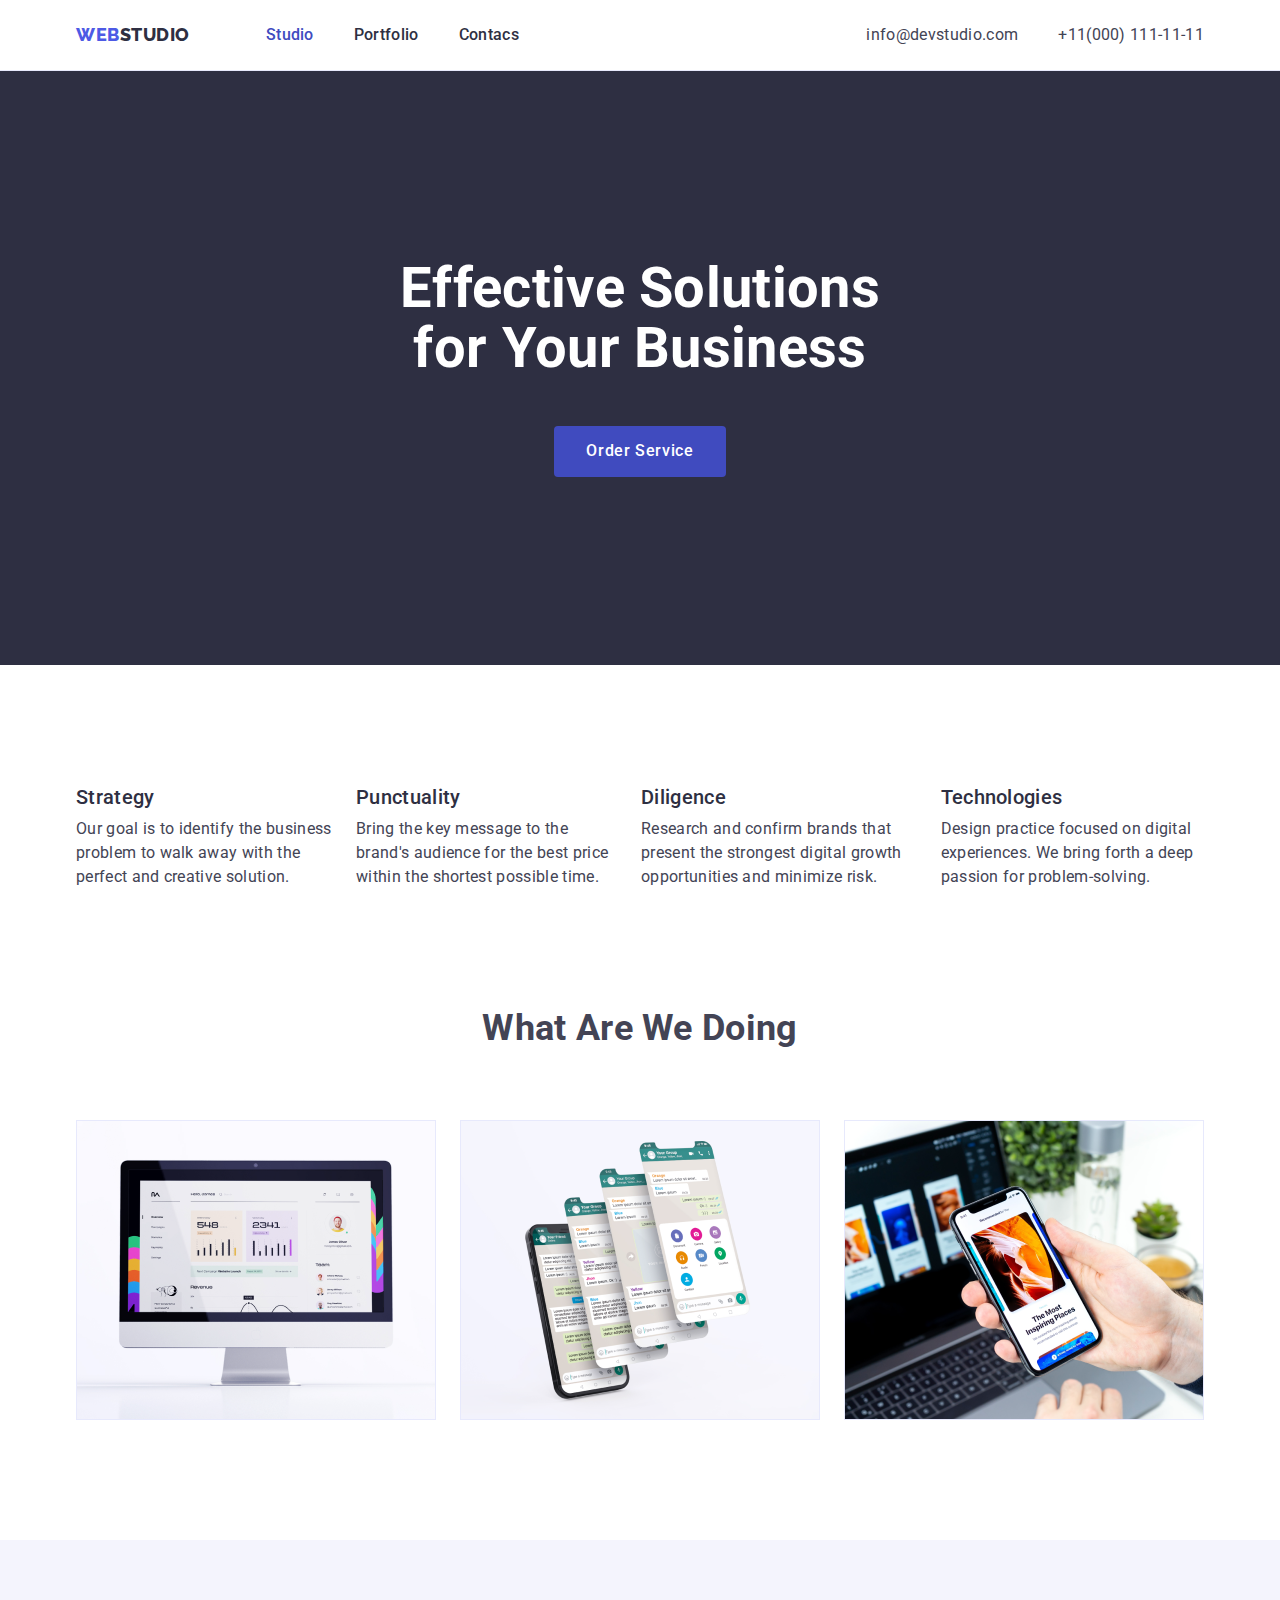
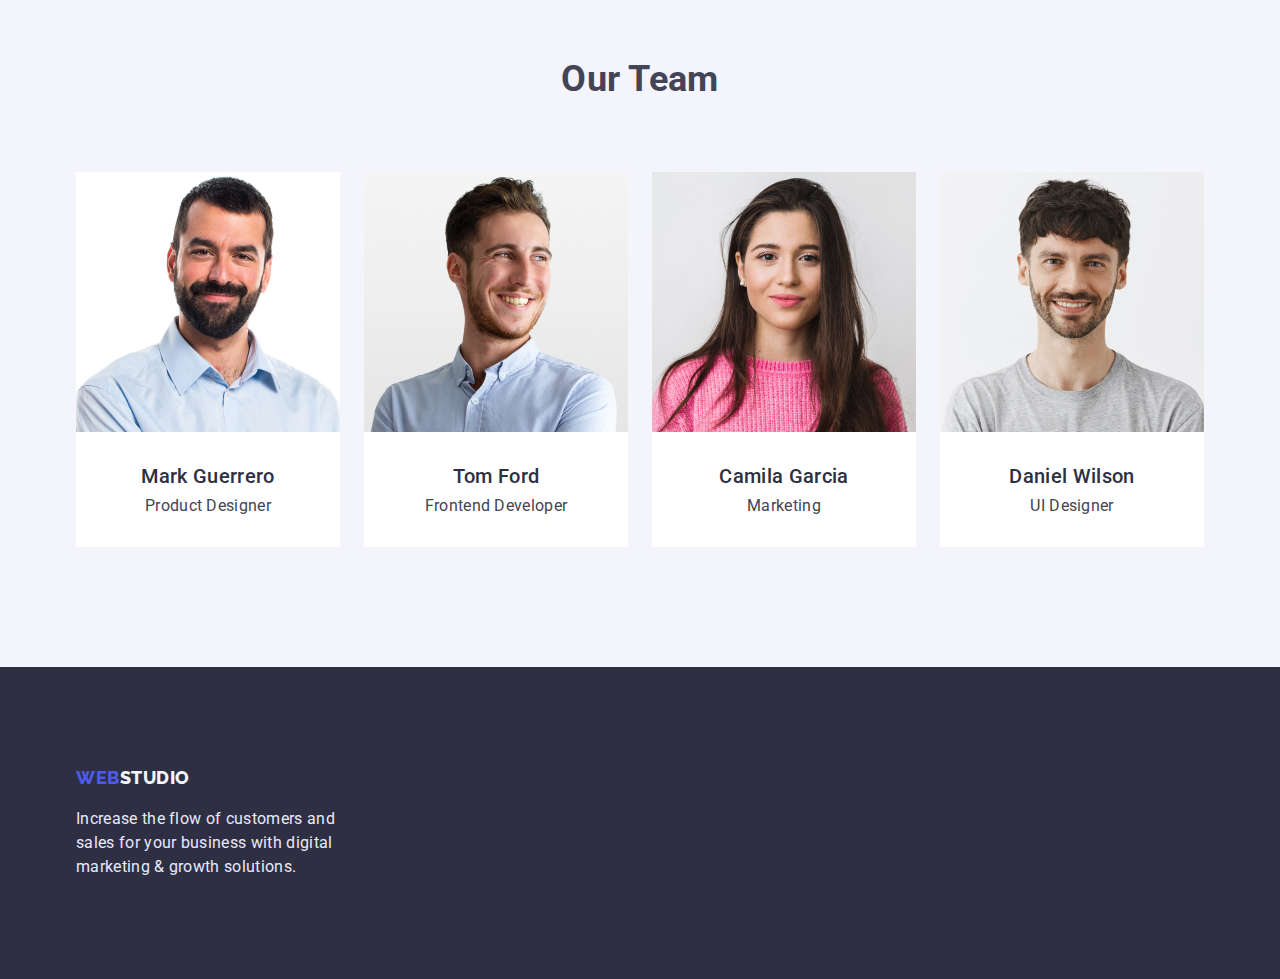
<file: index.html>
<!DOCTYPE html>
<html lang="en">

<head>
    <meta charset="UTF-8">
    <meta http-equiv="X-UA-Compatible" content="IE=edge">
    <meta name="viewport" content="width=device-width, initial-scale=1.0">
    <title>Document</title>
    <!--Fonts-->
    <link
        href="https://fonts.googleapis.com/css2?family=Raleway:wght@800&family=Roboto:wght@400;500;700;900&display=swap"
        rel="stylesheet">
    <!--Modern-normalize-->
    <link rel="stylesheet"
        href="https://cdnjs.cloudflare.com/ajax/libs/modern-normalize/1.1.0/modern-normalize.min.css">
    <!--Custom styles-->
    <link rel="stylesheet" href="./css/styles.css">
</head>

<body>
    <!--Header section-->
    <header class="page-header">
        <div class="container header-wrapper">
            <nav class="map">
                <a class="logo" href="./index.html"><span class="accent">WEB</span><span
                        class="logo-accent">STUDIO</span></a>
                <ul class="map-link list">
                    <li class="map-item"><a class="link current" href="./index.html">Studio</a></li>
                    <li class="map-item"><a class="link" href="./portfolio.html">Portfolio</a></li>
                    <li class="map-item"><a class="link" href="">Contacs</a></li>
                </ul>
            </nav>
            <div class="contacts-container">
                <ul class="contacts list">
                    <!--Link to e-mail address-->
                    <li class="contacts-list"> <a class="contacts-item"
                            href="mailto:info@devstudio.com">info@devstudio.com</a></li>
                    <!--Link to phone number-->
                    <li class="contacts-list"> <a class="contacts-item" href="tel:+110001111111">+11(000) 111-11-11</a>
                    </li>
                </ul>
            </div>
        </div>
    </header>

    <main>
        <!--Hero section-->
        <section class="hero">
            <div class="hero-container">
                <h1 class="hero-title">Effective Solutions for Your Business</h1>
                <button class="hero-btn" type="button">Order Service</button>
            </div>
        </section>
        <!--Skills section-->
        <section class="skills-section">
            <div class="container skills">
                <h2 class="visually-hidden" lang="uk">Прихований заголовок</h2>
                <ul class="skills list">
                    <li class="skills-item">
                        <h3 class="skills-title">Strategy</h3>
                        <p class="skills-text">Our goal is to identify the business
                            problem to walk away with the perfect and creative solution.</p>
                    </li>
                    <li class="skills-item">
                        <h3 class="skills-title">Punctuality</h3>
                        <p class="skills-text">Bring the key message to the brand's audience for the best price within
                            the shortest possible
                            time.</p>
                    </li>
                    <li class="skills-item">
                        <h3 class="skills-title">Diligence</h3>
                        <p class="skills-text">Research and confirm brands that present the strongest digital growth
                            opportunities and
                            minimize risk.</p>
                    </li>
                    <li class="skills-item">
                        <h3 class="skills-title">Technologies</h3>
                        <p class="skills-text">Design practice focused on digital experiences. We bring forth a deep
                            passion for
                            problem-solving.</p>
                    </li>
                </ul>
            </div>
        </section>
        <!--Work examples-->
        <section class="image">
            <div class="container">
                <h2 class="image-title">What Are We Doing</h2>
                <ul class="list image-list">
                    <li class="image-item"><img src="./images/wawd1.png" alt="Computer monitor" width="360"
                            height="300"></li>
                    <li class="image-item"><img src="images/wawd2.png" alt="Screenshot mobile phone" width="360"
                            height="300"></li>
                    <li class="image-item"><img src="./images/wawd3.png" alt="Mobile phones" width="360" height="300">
                    </li>
                </ul>
            </div>
        </section>

        <!--About Team-->
        <section class="team">
            <div class="container">
                <h2 class="team-title">Our Team</h2>
                <ul class="team-item list">
                    <li class="team-foto"><img src="./images/team1.jpg" alt="Photo of the employee1" width="264"
                            height="260">
                        <div class="teams-footer">
                            <h3 class="team-names">Mark Guerrero</h3>
                            <p class="team-position">Product Designer</p>
                        </div>
                    </li>
                    <li class="team-foto"><img src="./images/team2.jpg" alt="Photo of the employee2" width="264"
                            height="260">
                        <div class="teams-footer">
                            <h3 class="team-names">Tom Ford</h3>
                            <p class="team-position">Frontend Developer</p>
                        </div>
                    </li>
                    <li class="team-foto"><img src="./images/team3.jpg" alt="Photo of the employee3" width="264"
                            height="260">
                        <div class="teams-footer">
                            <h3 class="team-names">Camila Garcia</h3>
                            <p class="team-position">Marketing</p>
                        </div>
                    </li>
                    <li class="team-foto"><img src="./images/team4.jpg" alt="Photo of the employee4" width="264"
                            height="260">
                        <div class="teams-footer">
                            <h3 class="team-names">Daniel Wilson</h3>
                            <p class="team-position">UI Designer</p>
                        </div>
                    </li>
                </ul>
            </div>
        </section>
    </main>
    <!-- Page footer -->
    <footer class="page">
        <div class="container">
            <a class="logo secondary-logo" href="./index.html"><span class="accent">WEB</span><span
                    class="logo-footer">STUDIO</span></a>
            <p class="text-page">Increase the flow of customers and sales for your business with digital marketing &
                growth
                solutions.</p>
        </div>
    </footer>
</body>

</html>
</file>
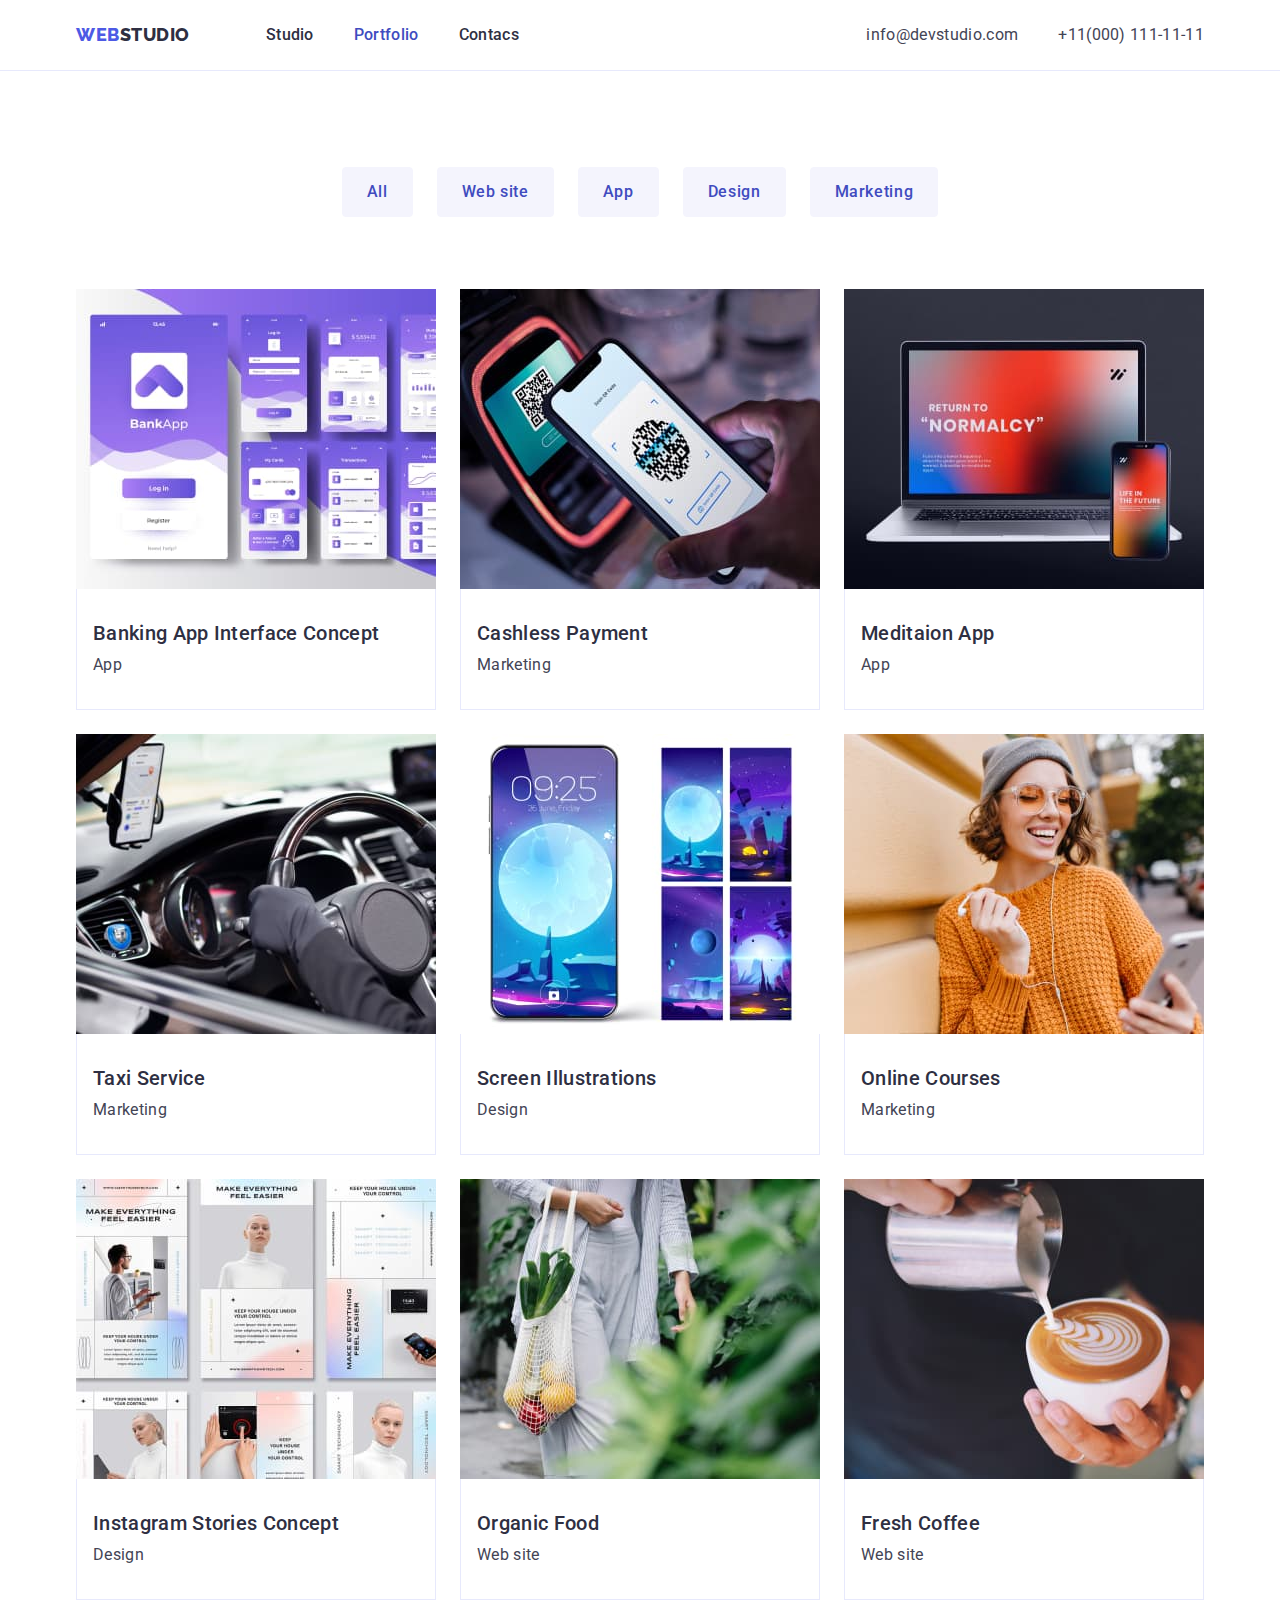
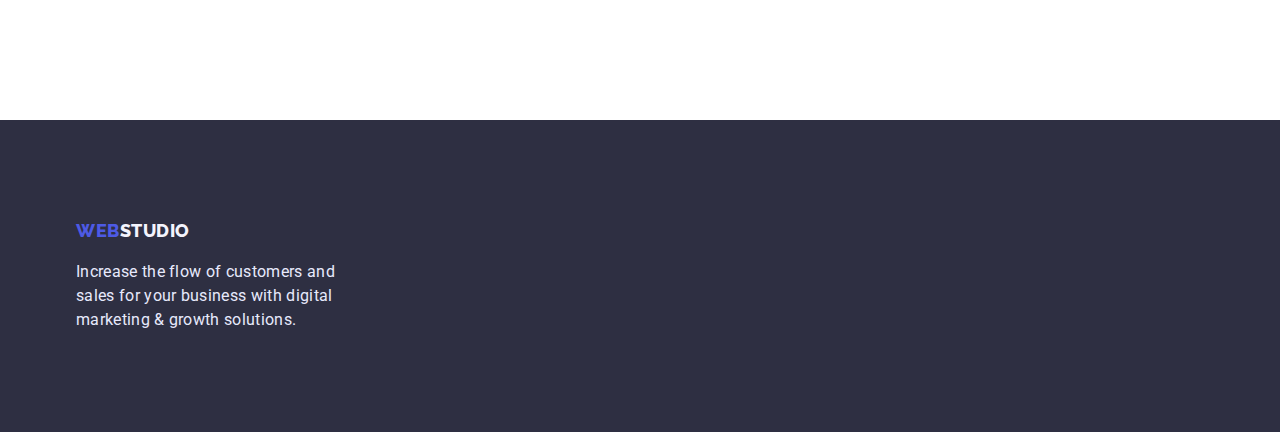
<file: portfolio.html>
<!DOCTYPE html>
<html lang="en">

<head>
    <meta charset="UTF-8">
    <meta http-equiv="X-UA-Compatible" content="IE=edge">
    <meta name="viewport" content="width=device-width, initial-scale=1.0">
    <title>Document</title>
    <!--Fonts-->
    <link
        href="https://fonts.googleapis.com/css2?family=Raleway:wght@800&family=Roboto:wght@400;500;700;900&display=swap"
        rel="stylesheet">
    <!--Modern-normalize-->
    <link rel="stylesheet"
        href="https://cdnjs.cloudflare.com/ajax/libs/modern-normalize/1.1.0/modern-normalize.min.css">
    <!--Custom styles-->
    <link rel="stylesheet" href="./css/styles.css">
</head>

<body>
    <!--Header section-->
    <header class="page-header">
        <div class="container header-wrapper">
            <nav class="map">
                <a class="logo" href="./index.html"><span class="accent">WEB</span><span
                        class="logo-accent">STUDIO</span></a>
                <ul class="map-link list">
                    <li class="map-item"><a class="link link-header " href="./index.html">Studio</a></li>
                    <li class="map-item"><a class="link link-header current" href="./portfolio.html">Portfolio</a></li>
                    <li class="map-item"><a class="link link-header " href="">Contacs</a></li>
                </ul>
            </nav>
            <div class="contacts-container">
                <ul class="contacts list">
                    <!--Link to e-mail address-->
                    <li class="contacts-list"> <a class="contacts-item link"
                            href="mailto:info@devstudio.com">info@devstudio.com</a></li>
                    <!--Link to phone number-->
                    <li class="contacts-list"> <a class="contacts-item link" href="tel:+110001111111">+11(000) 111-11-11</a>
                    </li>
                </ul>
            </div>
        </div>
    </header>
    <main>
        <section class="portfolio">
            <div class="container">
                <h1 class="visually-hidden">Portfolio</h1>
                    <!--Button list-->
                    <ul class="button list">
                        <li><button class="btn current" type="button">All</button></li>
                        <li><button class="btn" type="button">Web site</button></li>
                        <li><button class="btn" type="button">App</button></li>
                        <li><button class="btn" type="button">Design</button></li>
                        <li><button class="btn" type="button">Marketing</button></li>
                    </ul>
                    <!--Cards list-->
                    <ul class="cards list">
                        <li class="cards-item">
                            <a class="cards-link" href="">
                                <img src="./images/hm21.jpg" alt="Banking Interface" width="360" height="300">
                                <div class="cards-footer">
                                    <h2 class="cards-title">Banking App Interface Concept</h2>
                                    <p class="cards-text">App</p>
                                </div>
                            </a>
                        </li>

                        <li class="cards-item">
                            <a class="cards-link" href="">
                                <img src="./images/hm22.jpg" alt="QR code on the phone" width="360" height="300">
                                <div class="cards-footer">
                                    <h2 class="cards-title">Cashless Payment</h2>
                                    <p class="cards-text">Marketing</p>
                                </div>
                            </a>
                        </li>

                        <li class="cards-item">
                            <a class="cards-link" href="">
                                <img src="./images/hm23.jpg" alt="Laptop" width="360" height="300">
                                <div class="cards-footer">
                                    <h2 class="cards-title">Meditaion App</h2>
                                    <p class="cards-text">App</p>
                                </div>
                            </a>

                        </li>

                        <li class="cards-item">
                            <a class="cards-link" href="">
                                <img src="./images/hm24.jpg" alt="Hands on the steering wheel" width="360" height="300">
                                <div class="cards-footer">
                                    <h2 class="cards-title">Taxi Service</h2>
                                    <p class="cards-text">Marketing</p>
                                </div>
                            </a>
                        </li>

                        <li class="cards-item">
                            <a class="cards-link" href="">
                                <img src="./images/hm25.jpg" alt="Mobile Screenshot" width="360" height="300">
                                <div class="cards-footer">
                                    <h2 class="cards-title">Screen Illustrations</h2>
                                    <p class="cards-text">Design</p>
                                </div>
                            </a>
                        </li>

                        <li class="cards-item">
                            <a class="cards-link" href="">
                                <img src="./images/hm26.jpg" alt="Girl with phone" width="360" height="300">
                                <div class="cards-footer">
                                    <h2 class="cards-title">Online Courses</h2>
                                    <p class="cards-text">Marketing</p>
                            </a>
                        </li>

                        <li class="cards-item">
                            <a class="cards-link" href="">
                                <img src="./images/hm27.jpg" alt="Shopperbag with fruits" width="360" height="300">
                                <div class="cards-footer">
                                    <h2 class="cards-title">Instagram Stories Concept</h2>
                                    <p class="cards-text">Design</p>
                                </div>
                            </a>
                        </li>

                        <li class="cards-item">
                            <a class="cards-link" href="">
                                <img src="./images/hm28.jpg" alt="Screenshot with instagram Stories" width="360"
                                    height="300">
                                <div class="cards-footer">
                                    <h2 class="cards-title">Organic Food</h2>
                                    <p class="cards-text">Web site</p>
                                </div>
                            </a>
                        </li>

                        <li class="cards-item">
                            <a class="cards-link" href="">
                                <img src="./images/hm29.jpg" alt="Coffee cup" width="360" height="300">
                                <div class="cards-footer">
                                    <h2 class="cards-title">Fresh Coffee</h2>
                                    <p class="cards-text">Web site</p>
                                </div>
                            </a>

                        </li>
                    </ul>
            </div>
        </section>
    </main>
    <!-- Page footer -->
    <footer class="page">
        <div class="container">
            <a class="logo secondary-logo" href="./index.html"><span class="accent">WEB</span><span
                    class="logo-footer">STUDIO</span></a>
            <p class="text-page">Increase the flow of customers and sales for your business with digital marketing &
                growth
                solutions.</p>
        </div>
    </footer>
</body>

</html>
</file>
<file: css/styles.css>
:root {
    --primary-text-color: rgba(67, 68, 85, 1);
    --title-text-color: rgba(46, 47, 66, 1);
    --secondary-accent-color: rgba(77, 90, 229, 1);
    --primary-bg-collor: rgb(255, 255, 255);
    --secondary-bg-color: rgba(244, 244, 253, 1);
    --accent-color: rgb(64, 75, 191);
    --green: rgb(49, 208, 170);
    --suble-text: rgb(142, 143, 153);
    --btn-bg-collor: rgb(231, 233, 252);
}



body {
    background-color: var(--primary-bg-collor);
    color: var(--primary-text-color);
    font-family: 'Roboto', sans-serif;
    font-size: 16px;
    line-height: 1.5;
    letter-spacing: 0.02em;
}

.container {
    max-width: 1158px;
    padding: 0 15px;
    margin: 0 auto;
}

.visually-hidden {
    position: absolute;
    width: 1px;
    height: 1px;
    margin: -1px;
    border: 0;
    padding: 0;
    white-space: nowrap;
    clip-path: inset(100%);
    clip: rect(0 0 0 0);
    overflow: hidden;
}

h1,
h2,
h3,
h4,
h5,
h6,
p {
    margin: 0
}

ul {
    margin: 0;
    padding: 0;
}

.section {
    padding-top: 120px;
    padding-bottom: 12opx;
}


img {
    display: block;
    max-width: 100%;
    height: auto;
}


/*Логотип*/
.logo {
    font-family: 'Raleway', sans-serif;
    font-weight: 800;
    font-size: 18px;
    line-height: 1.2;
    letter-spacing: 0.03em;
    text-decoration-line: none;
    margin-right: 76px;
    padding-top: 24px;
    padding-bottom: 24px;
}

.accent {
    color: var(--secondary-accent-color);
}

.logo-accent {
    color: var(--title-text-color);
}

.logo-footer {
    color: var(--secondary-bg-color);
}

.secondary-logo {
    margin: 0;
    padding: 0;

}

/*Мапа-Header сайту*/
.page-header{
    border-bottom: 1px solid var(--btn-bg-collor);
}
.header-wrapper {
    display: flex;
    align-items: center;
}

.map {
    display: flex;
    text-decoration-line: none;
    text-decoration: none;
   /* color: var(--title-text-color);*/
}

.map-link {
    display: flex;
    font-weight: 500;
    font-size: 16px;
    line-height: 1.5;
    gap: 40px;
    align-items: center;
}


.link.current {
    color: var(--accent-color);
}

.contacts-item .link {
    display: block;
}

.link{
    padding-top: 24px;
    padding-bottom: 24px;
    color: var(--title-text-color);
}

/*Контакти*/
.contacts {
    display: flex;
    gap: 40px;
}

.contacts-container {
    margin-left: auto;
}

.contacts-item {
    color: var(--primary-text-color);
    text-decoration-line: none;
    text-decoration-style: none;
    padding-top: 24px;
    padding-bottom: 24px;
}

.contacts-item:hover,
.contacts-item:focus {
    color: var(--secondary-accent-color);
    text-decoration: none;
}

/*Кнопки Button list*/

.portfolio{
    padding-top: 96px;
    padding-bottom: 120px;
}
.button {
    display: flex;
    gap: 24px;
    margin-bottom: 72px;
    justify-content: center;
}



.btn {
    border-radius: 4px;
    padding: 12px 24px;
    width: auto;
    border: 1px solid var(--btn-bg-collor);
    color: var(--accent-color);
    background-color: var(--secondary-bg-color);
    cursor: pointer;
    text-decoration: none;
    font-family: inherit;
    font-weight: 500;
    font-size: 16px;
    line-height: 1.5;
    letter-spacing: 0.04em;
    text-align: center;
    border-color: var(--secondary-bg-color);
}

.btn:hover,
.btn:focus {
    color: var(--primary-bg-collor);
    background-color: var(--secondary-accent-color);
}

/*Links*/

.link {
    text-decoration: none;
}

.cards-link {
    text-decoration: none;
}

.link:hover,
.link:focus {
    color: var(--secondary-accent-color);
}


.list {
    list-style: none;
}

/*Cards*/

.cards-title {
    font-weight: 500;
    font-size: 20px;
    line-height: 1.2;
    color: var(--title-text-color);
    margin-bottom: 8px;
}


.cards {
    display: flex;
    flex-wrap: wrap;
    gap: 24px;
}

.cards-item {
    flex-basis: calc(100% - (24px*2))/3;
}

.cards-text{
    color: var(--primary-text-color);
}

.cards-footer {
    padding-bottom: 32px;
    padding-top: 32px;
    padding-left: 16px;
    border: 1px solid #E7E9FC;
    border-top: none;
}

/*index.html*/

/*Hero section*/

.hero {
    text-align: center;
    background-color: var(--title-text-color);
    padding-top: 188px;
    padding-bottom: 188px;
}

.hero-title {
    background-color: var(--title-text-color);
    color: var(--primary-bg-collor);
    font-weight: 700;
    font-size: 56px;
    line-height: 1.07;
    max-width: 494px;
    margin: auto;


}

.hero-btn {

    border-radius: 4px;
    padding: 16px 32px;
    border: none;
    min-width: 169px;
    font-weight: 500;
    font-size: 16px;
    line-height: 1, 5;
    letter-spacing: 0.04em;
    color: var(--primary-bg-collor);
    background-color: var(--accent-color);
    cursor: pointer;
    text-align: center;
    margin-top: 48px;
}

.hero-btn:hover,
.hero-btn:focus {
    background-color: var(--secondary-accent-color);
}


/*Skills*/
.skills {
    display: flex;
    gap: 24px;
}

.skills-section {
    padding-top: 120px;
    padding-bottom: 120px;
}

.skills-title {
    margin-bottom: 8px;
    font-weight: 500;
    font-size: 20px;
    line-height: 1.2;
    color: var(--title-text-color);
}

/*What are we doing*/
.image {
    padding-bottom: 120px;
}

.image-list {
    display: flex;
    flex-wrap: wrap;
    gap: 24px;
}

.image-title,
.team-title {
    display: block;
    font-weight: 700;
    font-size: 36px;
    line-height: 1.1;
    text-transform: capitalize;
    text-align: center;
    margin-bottom: 72px;
}

.image-item {
    flex-basis: calc(100% - (24px*2))/3;
}

/*Team section*/

.team {
    background-color: var(--secondary-bg-color);
    padding-top: 120px;
    padding-bottom: 120px;
}

.team-item {
    display: flex;
    flex-wrap: wrap;
    gap: 24px;
}

.team-foto {
    background-color: var(--primary-bg-collor);
    flex-basis: calc(100% - (24px*3))/4;
}

.team-names {
    font-weight: 500;
    font-size: 20px;
    line-height: 1.2;
    color: var(--title-text-color);
    text-align: center;
    margin-bottom: 8px;
}

.team-position {
    font-weight: 400;
    font-size: 16px;
    line-height: 1.2;
    color: var(--primary-text-color);
    text-align: center;
}

.teams-footer {
    padding: 32px 16px;
}



/*Footer*/
.page {
    background-color: var(--title-text-color);
    padding-top: 100px;
    padding-bottom: 100px;
}

.text-page {
    color: rgba(231, 233, 252, 1);
    max-width: 264px;
    margin-top: 16px;

}
</file>
